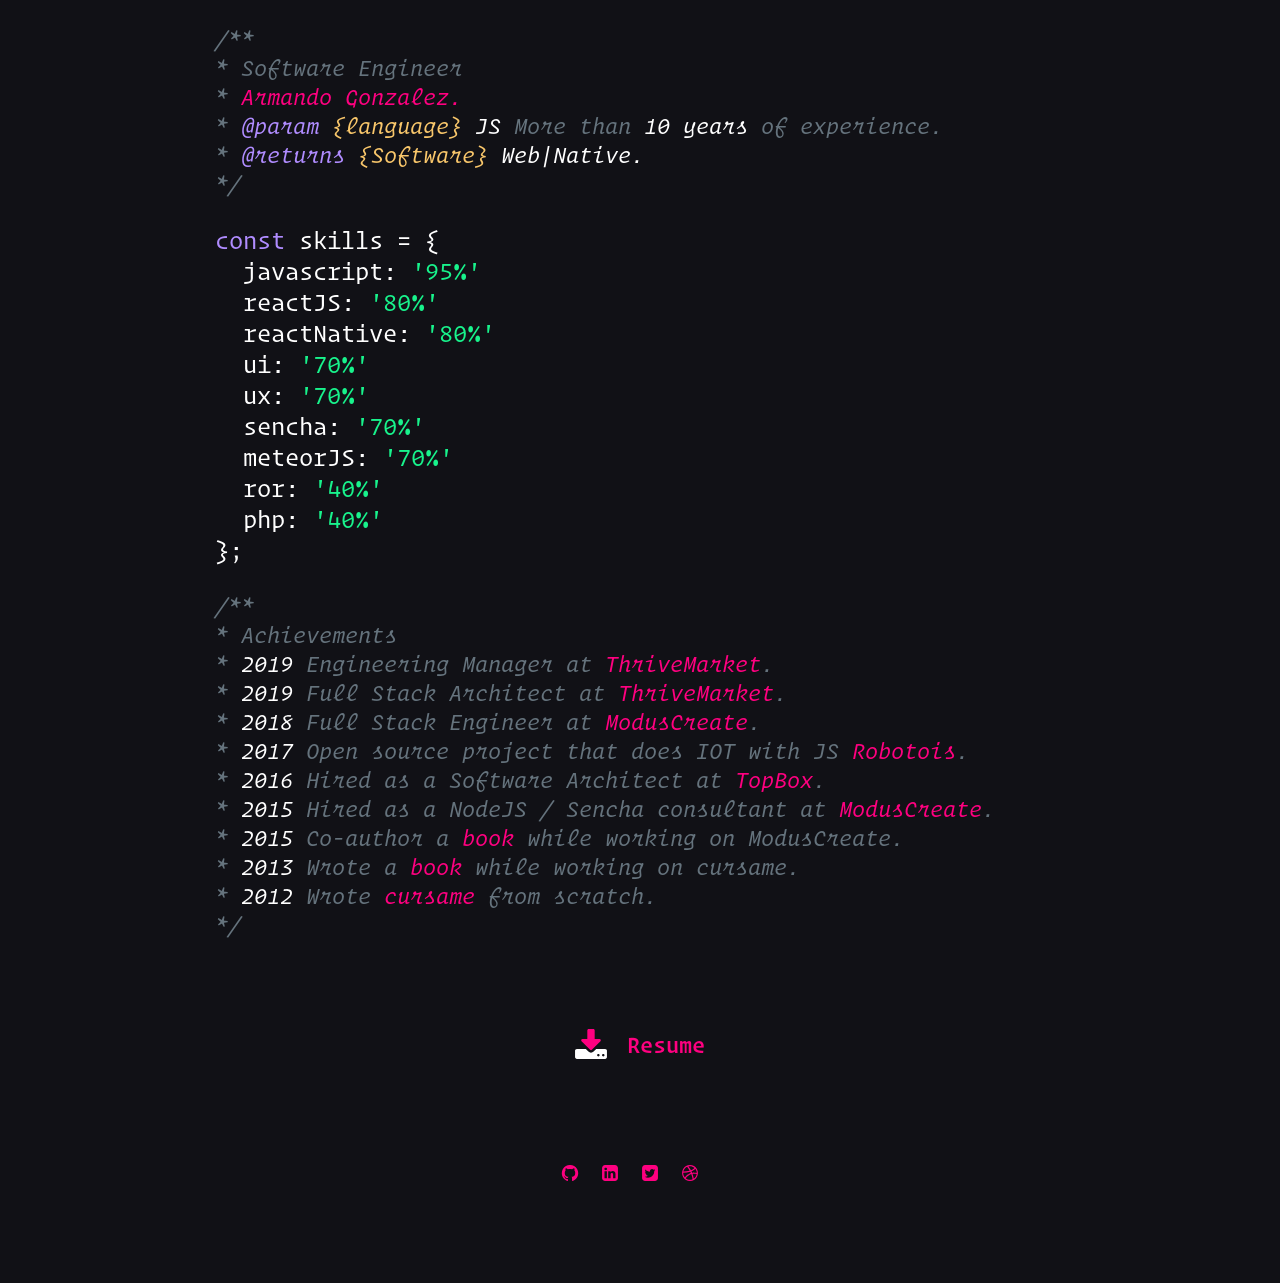
<file: index.html>
<!doctype html>
<html lang="en">

<head>
  <meta charset="utf-8">
  <link href="style.css" rel="stylesheet">
  <meta name="viewport" content="width=device-width, initial-scale=1">
  <meta name="description" content="Armando Gonzalez - Software Engineer.">
  <link rel="shortcut icon" href="./favicon.ico">
  <title>Software Engineer</title>
</head>

<body>
  <a class="skip-link" href="#container">Skip to main content</a>
  <div id="container">
    <header>
      <p>
        /**</br>
        * Software Engineer </br>
        * <a href="mailto:iam@armando.mx?Subject=Hello%20Armando" target="_blank">Armando Gonzalez. </a></br>
        * <span class="pink">@param</span> <span class="yellow">{language}</span> <span class="white">JS</span> More
        than <span class="white">10 years</span> of experience. </br>
        * <span class="pink">@returns</span> <span class="yellow">{Software}</span> <span
          class="white">Web|Native.</span></br>
        */
      </p>
    </header>
    <section>
      <p class="code">
        <span class="pink">const</span> skills = { </br>
        &nbsp;&nbsp;javascript: <span class="green js">'95%',</span></br>
        &nbsp;&nbsp;reactJS: <span class="green react">'80%',</span></br>
        &nbsp;&nbsp;reactNative: <span class="green react-native">'80%',</span></br>
        &nbsp;&nbsp;ui: <span class="green ui">'70%',</span></br>
        &nbsp;&nbsp;ux: <span class="green ux">'70%',</span></br>
        &nbsp;&nbsp;sencha: <span class="green sencha">'70%',</span></br>
        &nbsp;&nbsp;meteorJS: <span class="green meteor">'70%',</span></br>
        &nbsp;&nbsp;ror: <span class="green ror">'40%',</span></br>
        &nbsp;&nbsp;php: <span class="green php">'40%',</span></br>
        };</br>
      </p>
    </section>
    <section>
      <p>
        /**</br>
        * Achievements</br>
        * <span class="white">2019</span> Engineering Manager at <a href="http://thrivemarket.com/"
          target="_blank">ThriveMarket</a>.</br>
        * <span class="white">2019</span> Full Stack Architect at <a href="http://thrivemarket.com/"
          target="_blank">ThriveMarket</a>.</br>
        * <span class="white">2018</span> Full Stack Engineer at <a href="http://moduscreate.com/"
          target="_blank">ModusCreate</a>.</br>
        * <span class="white">2017</span> Open source project that does IOT with JS <a href="http://robotois.com/"
          target="_blank">Robotois</a>.</br>
        * <span class="white">2016</span> Hired as a Software Architect at <a href="http://topbox.io/"
          target="_blank">TopBox</a>.</br>
        * <span class="white">2015</span> Hired as a NodeJS / Sencha consultant at <a href="http://moduscreate.com/"
          target="_blank">ModusCreate</a>.</br>
        * <span class="white">2015</span> Co-author a <a
          href="http://www.packtpub.com/web-development/learning-extjs-fourth-edition" target="_blank">book</a> while
        working on ModusCreate.</br>
        * <span class="white">2013</span> Wrote a <a href="http://www.packtpub.com/web-development/learning-ext-js-4"
          target="_blank">book</a> while working on cursame.</br>
        * <span class="white">2012</span> Wrote <a href="http://cursa.me/" target="_blank">cursame</a> from
        scratch.</br>
        */
      </p>
    </section>
    <section class="button-container">
      <a href="resume.pdf" target="_blank">
        <img src="./images/download.svg" width=32 height=32 alt="Download">
        <span>Resume</span>
      </a>
    </section>
  </div>
  <footer>
    <a href="http://github.com/manduks" target="_blank"><img width=16 height=16 src="./images/github.svg"
        alt="github"></a>
    <a href="http://www.linkedin.com/in/armando-gonzalez-3b7a96b1/" target="_blank"><img width=16 height=16
        src="./images/linkedin.svg" alt="LinkedIn"></a>
    <a href="http://twitter.com/manduks" target="_blank"><img width=16 height=16 src="./images/twitter.svg"
        alt="twitter"></a>
    <a href="http://dribbble.com/manduks" target="_blank"><img width=16 height=16 src="./images/dribbble.svg"
        alt="dribbble"></a>
  </footer>
</body>
<script type="text/javascript" src="./anime.min.js"></script>
<script type="text/javascript" src="./main.js"></script>

</html>
</file>
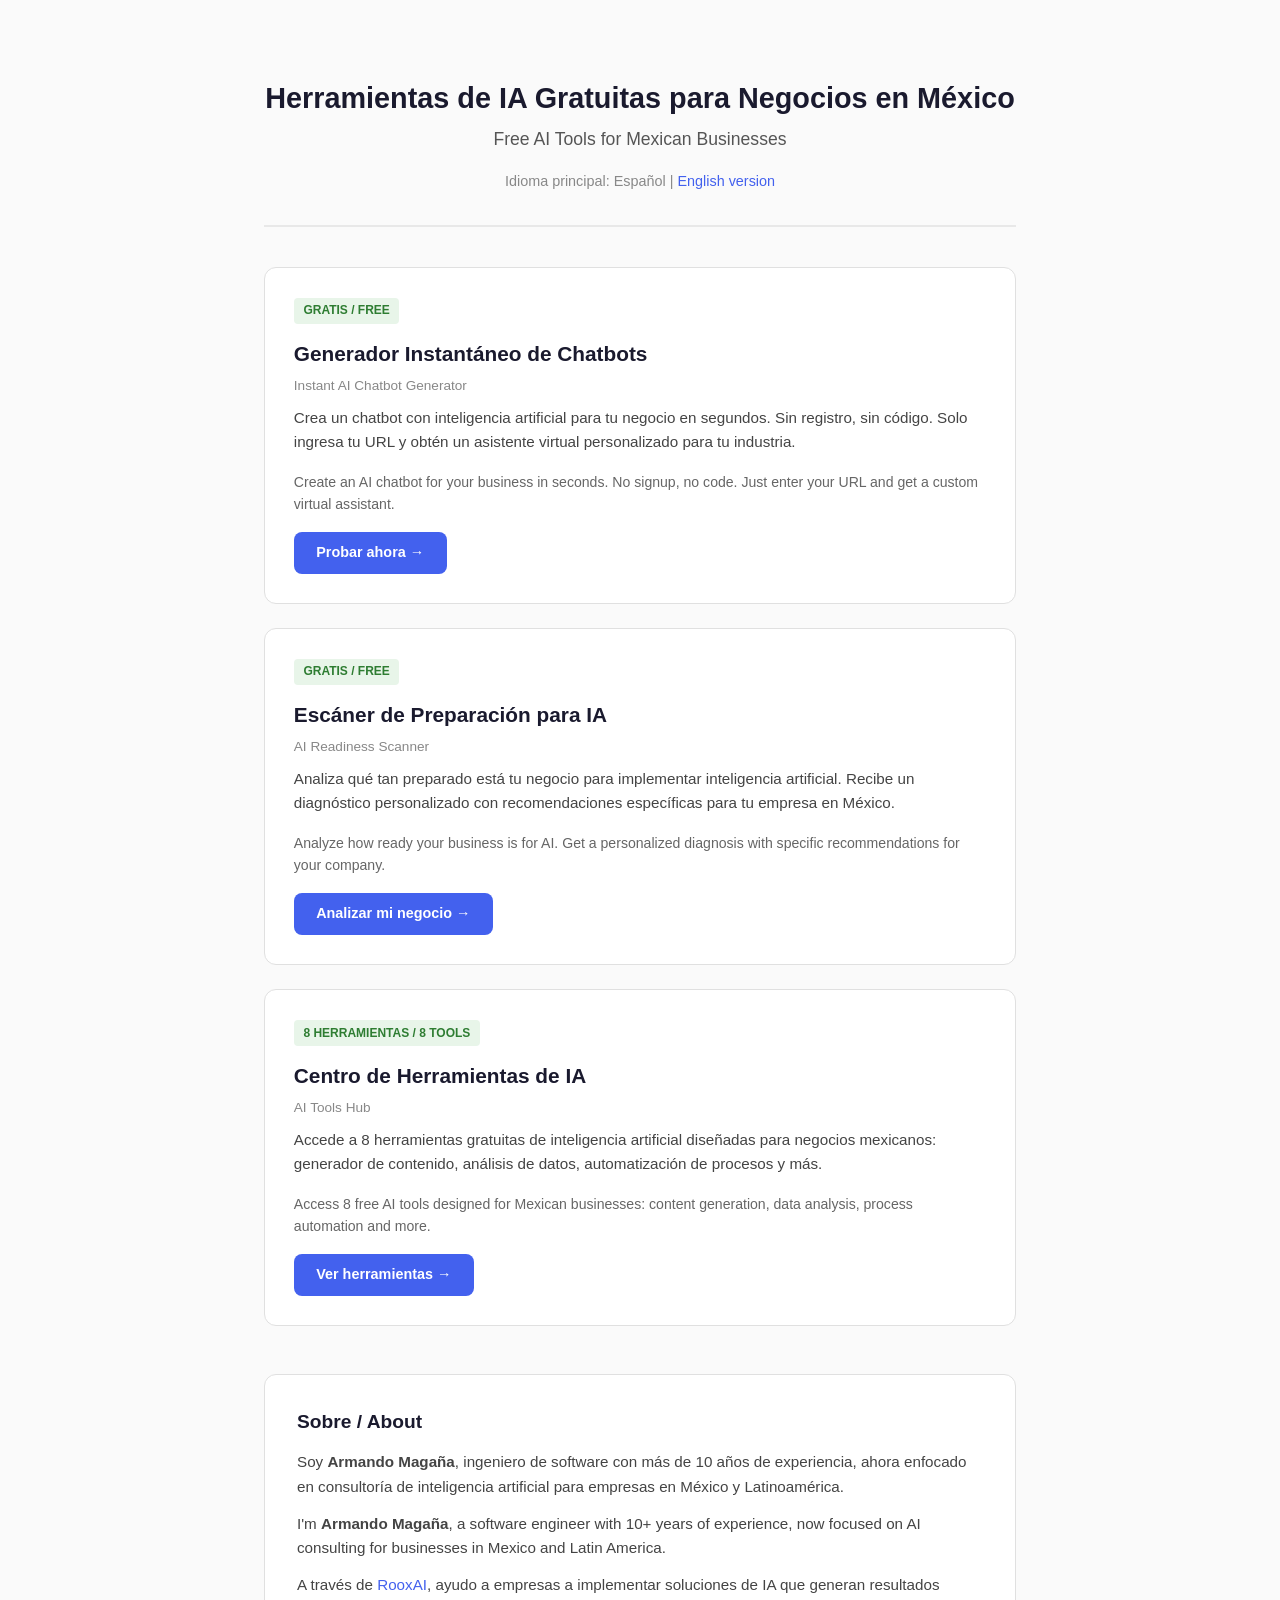
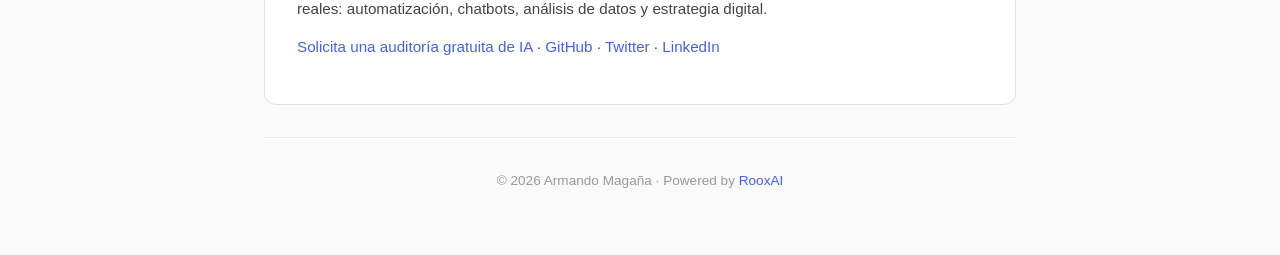
<file: ai-tools/index.html>
<!DOCTYPE html>
<html lang="es">
<head>
  <meta charset="utf-8">
  <meta name="viewport" content="width=device-width, initial-scale=1">
  <title>Herramientas de IA Gratuitas para Negocios en México | Armando Magaña</title>
  <meta name="description" content="Herramientas gratuitas de inteligencia artificial para negocios en México. Genera chatbots, analiza tu empresa y descubre oportunidades con IA. Por Armando Magaña, consultor de IA.">
  <meta name="keywords" content="herramientas IA México, inteligencia artificial negocios, chatbot gratis, consultor IA México, automatización empresas México">
  <meta name="author" content="Armando Magaña">
  <link rel="canonical" href="https://armando.mx/ai-tools/">

  <!-- Open Graph -->
  <meta property="og:title" content="Herramientas de IA Gratuitas para Negocios en México">
  <meta property="og:description" content="Genera chatbots, analiza tu empresa y descubre oportunidades con inteligencia artificial. Herramientas 100% gratuitas por RooxAI.">
  <meta property="og:type" content="website">
  <meta property="og:url" content="https://armando.mx/ai-tools/">
  <meta property="og:locale" content="es_MX">

  <!-- Twitter Card -->
  <meta name="twitter:card" content="summary_large_image">
  <meta name="twitter:creator" content="@manduks">
  <meta name="twitter:title" content="Herramientas de IA Gratuitas para Negocios en México">
  <meta name="twitter:description" content="Genera chatbots, analiza tu empresa y descubre oportunidades con inteligencia artificial. Herramientas 100% gratuitas.">

  <!-- JSON-LD Structured Data -->
  <script type="application/ld+json">
  {
    "@context": "https://schema.org",
    "@type": "WebPage",
    "name": "Herramientas de IA Gratuitas para Negocios en México",
    "description": "Herramientas gratuitas de inteligencia artificial para negocios en México.",
    "url": "https://armando.mx/ai-tools/",
    "inLanguage": ["es", "en"],
    "author": {
      "@type": "Person",
      "name": "Armando Magaña",
      "url": "https://armando.mx",
      "jobTitle": "AI Consultant",
      "worksFor": {
        "@type": "Organization",
        "name": "RooxAI",
        "url": "https://www.rooxai.com"
      }
    },
    "mainEntity": {
      "@type": "ItemList",
      "name": "Herramientas de IA Gratuitas",
      "itemListElement": [
        {
          "@type": "ListItem",
          "position": 1,
          "name": "Generador de Chatbots con IA",
          "url": "https://www.rooxai.com/es/try"
        },
        {
          "@type": "ListItem",
          "position": 2,
          "name": "Escáner de Preparación para IA",
          "url": "https://www.rooxai.com/es/scanner"
        },
        {
          "@type": "ListItem",
          "position": 3,
          "name": "Centro de Herramientas de IA",
          "url": "https://www.rooxai.com/es/herramientas"
        }
      ]
    }
  }
  </script>

  <style>
    * { margin: 0; padding: 0; box-sizing: border-box; }
    body {
      font-family: -apple-system, BlinkMacSystemFont, 'Segoe UI', Roboto, Oxygen, sans-serif;
      color: #1a1a2e;
      background: #fafafa;
      line-height: 1.6;
    }
    .container {
      max-width: 800px;
      margin: 0 auto;
      padding: 2rem 1.5rem;
    }
    header {
      text-align: center;
      padding: 3rem 0 2rem;
      border-bottom: 2px solid #e8e8e8;
      margin-bottom: 2.5rem;
    }
    h1 {
      font-size: 1.8rem;
      color: #1a1a2e;
      margin-bottom: 0.5rem;
      line-height: 1.3;
    }
    .subtitle {
      font-size: 1.1rem;
      color: #555;
    }
    .lang-toggle {
      margin-top: 1rem;
      font-size: 0.9rem;
      color: #888;
    }
    .lang-toggle a {
      color: #4361ee;
      text-decoration: none;
    }
    .tools-grid {
      display: grid;
      gap: 1.5rem;
      margin-bottom: 3rem;
    }
    .tool-card {
      background: #fff;
      border: 1px solid #e0e0e0;
      border-radius: 12px;
      padding: 1.8rem;
      transition: box-shadow 0.2s;
    }
    .tool-card:hover {
      box-shadow: 0 4px 16px rgba(0,0,0,0.08);
    }
    .tool-card h2 {
      font-size: 1.3rem;
      margin-bottom: 0.3rem;
      color: #1a1a2e;
    }
    .tool-card .en-name {
      font-size: 0.85rem;
      color: #888;
      margin-bottom: 0.6rem;
    }
    .tool-card p {
      color: #444;
      margin-bottom: 1rem;
      font-size: 0.95rem;
    }
    .tool-card a.btn {
      display: inline-block;
      background: #4361ee;
      color: #fff;
      padding: 0.6rem 1.4rem;
      border-radius: 8px;
      text-decoration: none;
      font-weight: 600;
      font-size: 0.9rem;
      transition: background 0.2s;
    }
    .tool-card a.btn:hover {
      background: #3250d3;
    }
    .badge {
      display: inline-block;
      background: #e8f5e9;
      color: #2e7d32;
      font-size: 0.75rem;
      font-weight: 600;
      padding: 0.2rem 0.6rem;
      border-radius: 4px;
      margin-bottom: 0.8rem;
      text-transform: uppercase;
    }
    .about {
      background: #fff;
      border: 1px solid #e0e0e0;
      border-radius: 12px;
      padding: 2rem;
      margin-bottom: 2rem;
    }
    .about h2 {
      font-size: 1.2rem;
      margin-bottom: 0.8rem;
    }
    .about p {
      color: #444;
      font-size: 0.95rem;
      margin-bottom: 0.8rem;
    }
    .about a {
      color: #4361ee;
      text-decoration: none;
    }
    .about a:hover {
      text-decoration: underline;
    }
    footer {
      text-align: center;
      padding: 2rem 0;
      color: #999;
      font-size: 0.85rem;
      border-top: 1px solid #e8e8e8;
    }
    footer a {
      color: #4361ee;
      text-decoration: none;
    }
    @media (max-width: 600px) {
      h1 { font-size: 1.4rem; }
      .container { padding: 1rem; }
      .tool-card { padding: 1.3rem; }
    }
  </style>
</head>
<body>
  <div class="container">
    <header>
      <h1>Herramientas de IA Gratuitas para Negocios en M&eacute;xico</h1>
      <p class="subtitle">Free AI Tools for Mexican Businesses</p>
      <p class="lang-toggle">Idioma principal: Espa&ntilde;ol | <a href="https://www.rooxai.com/en/herramientas">English version</a></p>
    </header>

    <div class="tools-grid">

      <div class="tool-card">
        <span class="badge">Gratis / Free</span>
        <h2>Generador Instant&aacute;neo de Chatbots</h2>
        <p class="en-name">Instant AI Chatbot Generator</p>
        <p>
          Crea un chatbot con inteligencia artificial para tu negocio en segundos. Sin registro, sin c&oacute;digo. Solo ingresa tu URL y obt&eacute;n un asistente virtual personalizado para tu industria.
        </p>
        <p style="color:#666; font-size:0.88rem;">
          Create an AI chatbot for your business in seconds. No signup, no code. Just enter your URL and get a custom virtual assistant.
        </p>
        <a class="btn" href="https://www.rooxai.com/es/try" rel="noopener">Probar ahora &rarr;</a>
      </div>

      <div class="tool-card">
        <span class="badge">Gratis / Free</span>
        <h2>Esc&aacute;ner de Preparaci&oacute;n para IA</h2>
        <p class="en-name">AI Readiness Scanner</p>
        <p>
          Analiza qu&eacute; tan preparado est&aacute; tu negocio para implementar inteligencia artificial. Recibe un diagn&oacute;stico personalizado con recomendaciones espec&iacute;ficas para tu empresa en M&eacute;xico.
        </p>
        <p style="color:#666; font-size:0.88rem;">
          Analyze how ready your business is for AI. Get a personalized diagnosis with specific recommendations for your company.
        </p>
        <a class="btn" href="https://www.rooxai.com/es/scanner" rel="noopener">Analizar mi negocio &rarr;</a>
      </div>

      <div class="tool-card">
        <span class="badge">8 herramientas / 8 tools</span>
        <h2>Centro de Herramientas de IA</h2>
        <p class="en-name">AI Tools Hub</p>
        <p>
          Accede a 8 herramientas gratuitas de inteligencia artificial dise&ntilde;adas para negocios mexicanos: generador de contenido, an&aacute;lisis de datos, automatizaci&oacute;n de procesos y m&aacute;s.
        </p>
        <p style="color:#666; font-size:0.88rem;">
          Access 8 free AI tools designed for Mexican businesses: content generation, data analysis, process automation and more.
        </p>
        <a class="btn" href="https://www.rooxai.com/es/herramientas" rel="noopener">Ver herramientas &rarr;</a>
      </div>

    </div>

    <div class="about">
      <h2>Sobre / About</h2>
      <p>
        Soy <strong>Armando Maga&ntilde;a</strong>, ingeniero de software con m&aacute;s de 10 a&ntilde;os de experiencia, ahora enfocado en consultor&iacute;a de inteligencia artificial para empresas en M&eacute;xico y Latinoam&eacute;rica.
      </p>
      <p>
        I'm <strong>Armando Maga&ntilde;a</strong>, a software engineer with 10+ years of experience, now focused on AI consulting for businesses in Mexico and Latin America.
      </p>
      <p>
        A trav&eacute;s de <a href="https://www.rooxai.com">RooxAI</a>, ayudo a empresas a implementar soluciones de IA que generan resultados reales: automatizaci&oacute;n, chatbots, an&aacute;lisis de datos y estrategia digital.
      </p>
      <p>
        <a href="https://www.rooxai.com/es/audit-gratis">Solicita una auditor&iacute;a gratuita de IA</a> &middot;
        <a href="https://github.com/manduks">GitHub</a> &middot;
        <a href="https://twitter.com/manduks">Twitter</a> &middot;
        <a href="https://www.linkedin.com/in/armando-gonzalez-3b7a96b1/">LinkedIn</a>
      </p>
    </div>

    <footer>
      <p>&copy; 2026 Armando Maga&ntilde;a &middot; Powered by <a href="https://www.rooxai.com">RooxAI</a></p>
    </footer>
  </div>
</body>
</html>
</file>
<file: style.css>
@font-face {
  font-family: 'OperatorMono-BookItalic';
  src: url(./fonts/OperatorMono-BookItalic.otf);
  font-display: swap;
}
@font-face {
  font-family: 'OperatorMono-Book';
  src: url(./fonts/OperatorMono-Book.otf);
  font-display: swap;
}
@font-face {
  font-family: 'OperatorMono-Medium';
  src: url(./fonts/OperatorMono-Medium.otf);
  font-display: swap;
}
.pink {
  color: #B08CFF;
}
.yellow {
  color: #F9C76B;
}
.white {
  color: #FFF;
}
.green {
  color: #18F38C;
}

body {
  background-color: #111116;
}
#container {
  width: 850px;
  margin: auto;
}
p {
  font-family: 'OperatorMono-BookItalic';
  font-size: 24px;
  color: #65737D;
  letter-spacing: 0;
}
a {
  color: #FF0080;
  text-decoration: none;
}
section {
  width: 100%;
}
.code {
  font-family: 'OperatorMono-Book';
  font-size: 26px;
  color: #FFF !important;
  letter-spacing: 0;
}
.button-container {
  display: flex;
  align-items: center;
  justify-content: center;
}

.button-container a {
  margin-top: 50px;
  color: #FF0080;
  width: 360px;
  height: 62px;
  display: flex;
  align-items: center;
  justify-content: center;
  /* Resume: */
  font-family: 'OperatorMono-Medium';
  font-size: 24px;
}
.button-container img {
  margin-right: 20px;
}

footer {
  display: flex;
  align-items: center;
  justify-content: center;
  height: 200px;
}
footer img {
  margin-right: 20px;
  width: 20px;
}
@media screen and (max-width: 850px) {
  #container {
    width: 100%;
  }
}

.say-hi {
  text-align: center;
  width: 100%;
  text-decoration: underline;
}
/* style.css */
.skip-link {
  position: absolute;
  top: -40px;
  left: 0;
  background: #000000;
  color: white;
  padding: 8px;
  z-index: 100;
}

.skip-link:focus {
  top: 0;
}
</file>
